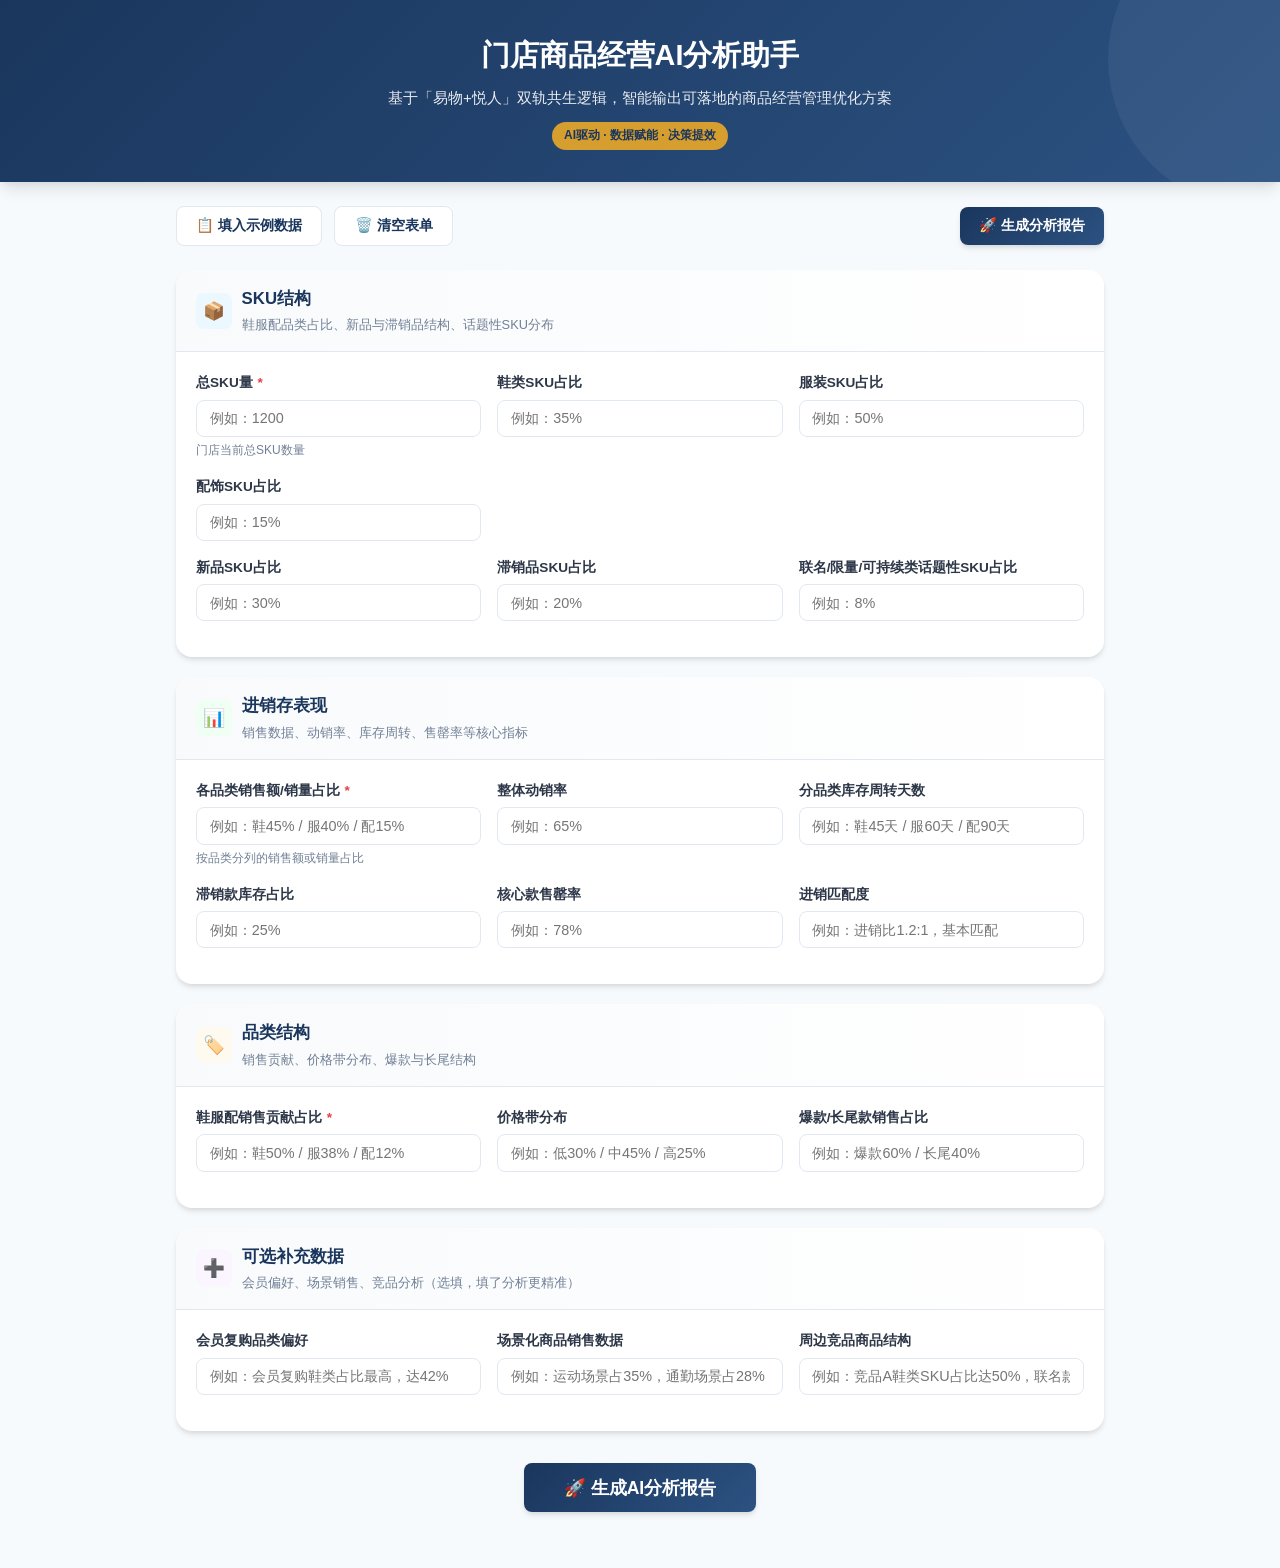
<file: templates/index.html>
<!DOCTYPE html>
<html lang="zh-CN">
<head>
  <meta charset="UTF-8">
  <meta name="viewport" content="width=device-width, initial-scale=1.0">
  <title>门店商品经营AI分析助手</title>
  <link rel="stylesheet" href="/static/style.css">
</head>
<body>

  <!-- Header -->
  <header class="header">
    <h1>门店商品经营AI分析助手</h1>
    <p>基于「易物+悦人」双轨共生逻辑，智能输出可落地的商品经营管理优化方案</p>
    <span class="badge">AI驱动 · 数据赋能 · 决策提效</span>
  </header>

  <!-- Loading Overlay -->
  <div id="loadingOverlay" class="loading-overlay">
    <div class="spinner"></div>
    <div class="loading-text">AI正在分析门店数据<span class="loading-dots"></span></div>
    <div class="loading-sub">请稍候，正在生成易物提销与悦人增黏双维度经营建议</div>
  </div>

  <!-- Main Content -->
  <main class="container">

    <!-- ========== 输入页面 ========== -->
    <div id="inputPage" class="page active">
      <!-- Toolbar -->
      <div class="toolbar">
        <button class="btn btn-secondary" onclick="fillExample()">📋 填入示例数据</button>
        <button class="btn btn-secondary" onclick="clearForm()">🗑️ 清空表单</button>
        <div style="flex:1"></div>
        <button class="btn btn-primary" onclick="generateReport()">🚀 生成分析报告</button>
      </div>

      <!-- SKU Structure -->
      <div class="card">
        <div class="card-header">
          <div class="icon icon-sku">📦</div>
          <div>
            <h3>SKU结构</h3>
            <p>鞋服配品类占比、新品与滞销品结构、话题性SKU分布</p>
          </div>
        </div>
        <div class="card-body">
          <div class="form-row">
            <div class="form-group">
              <label>总SKU量 <span class="required">*</span></label>
              <input type="text" id="totalSku" placeholder="例如：1200">
              <span class="hint">门店当前总SKU数量</span>
            </div>
            <div class="form-group">
              <label>鞋类SKU占比</label>
              <input type="text" id="shoeSku" placeholder="例如：35%">
            </div>
            <div class="form-group">
              <label>服装SKU占比</label>
              <input type="text" id="clothingSku" placeholder="例如：50%">
            </div>
            <div class="form-group">
              <label>配饰SKU占比</label>
              <input type="text" id="accessorySku" placeholder="例如：15%">
            </div>
          </div>
          <div class="form-row">
            <div class="form-group">
              <label>新品SKU占比</label>
              <input type="text" id="newSku" placeholder="例如：30%">
            </div>
            <div class="form-group">
              <label>滞销品SKU占比</label>
              <input type="text" id="stagnantSku" placeholder="例如：20%">
            </div>
            <div class="form-group">
              <label>联名/限量/可持续类话题性SKU占比</label>
              <input type="text" id="联名Sku" placeholder="例如：8%">
            </div>
          </div>
        </div>
      </div>

      <!-- Sales & Inventory -->
      <div class="card">
        <div class="card-header">
          <div class="icon icon-sales">📊</div>
          <div>
            <h3>进销存表现</h3>
            <p>销售数据、动销率、库存周转、售罄率等核心指标</p>
          </div>
        </div>
        <div class="card-body">
          <div class="form-row">
            <div class="form-group">
              <label>各品类销售额/销量占比 <span class="required">*</span></label>
              <input type="text" id="salesAmountRatio" placeholder="例如：鞋45% / 服40% / 配15%">
              <span class="hint">按品类分列的销售额或销量占比</span>
            </div>
            <div class="form-group">
              <label>整体动销率</label>
              <input type="text" id="movingRate" placeholder="例如：65%">
            </div>
            <div class="form-group">
              <label>分品类库存周转天数</label>
              <input type="text" id="turnoverDays" placeholder="例如：鞋45天 / 服60天 / 配90天">
            </div>
          </div>
          <div class="form-row">
            <div class="form-group">
              <label>滞销款库存占比</label>
              <input type="text" id="stagnantInvRatio" placeholder="例如：25%">
            </div>
            <div class="form-group">
              <label>核心款售罄率</label>
              <input type="text" id="selloutRate" placeholder="例如：78%">
            </div>
            <div class="form-group">
              <label>进销匹配度</label>
              <input type="text" id="purchaseSalesMatch" placeholder="例如：进销比1.2:1，基本匹配">
            </div>
          </div>
        </div>
      </div>

      <!-- Category Structure -->
      <div class="card">
        <div class="card-header">
          <div class="icon icon-category">🏷️</div>
          <div>
            <h3>品类结构</h3>
            <p>销售贡献、价格带分布、爆款与长尾结构</p>
          </div>
        </div>
        <div class="card-body">
          <div class="form-row">
            <div class="form-group">
              <label>鞋服配销售贡献占比 <span class="required">*</span></label>
              <input type="text" id="categoryContribution" placeholder="例如：鞋50% / 服38% / 配12%">
            </div>
            <div class="form-group">
              <label>价格带分布</label>
              <input type="text" id="priceBand" placeholder="例如：低30% / 中45% / 高25%">
            </div>
            <div class="form-group">
              <label>爆款/长尾款销售占比</label>
              <input type="text" id="bestsellerLongtail" placeholder="例如：爆款60% / 长尾40%">
            </div>
          </div>
        </div>
      </div>

      <!-- Optional Supplement -->
      <div class="card">
        <div class="card-header">
          <div class="icon icon-optional">➕</div>
          <div>
            <h3>可选补充数据</h3>
            <p>会员偏好、场景销售、竞品分析（选填，填了分析更精准）</p>
          </div>
        </div>
        <div class="card-body">
          <div class="form-row">
            <div class="form-group">
              <label>会员复购品类偏好</label>
              <input type="text" id="memberRepurchase" placeholder="例如：会员复购鞋类占比最高，达42%">
            </div>
            <div class="form-group">
              <label>场景化商品销售数据</label>
              <input type="text" id="scenarioSales" placeholder="例如：运动场景占35%，通勤场景占28%">
            </div>
            <div class="form-group">
              <label>周边竞品商品结构</label>
              <input type="text" id="competitorAnalysis" placeholder="例如：竞品A鞋类SKU占比达50%，联名款较多">
            </div>
          </div>
        </div>
      </div>

      <!-- Submit -->
      <div style="text-align:center; margin: 2rem 0;">
        <button class="btn btn-primary" style="font-size:1.1rem;padding:0.8rem 2.5rem;" onclick="generateReport()">
          🚀 生成AI分析报告
        </button>
      </div>
    </div>

    <!-- ========== 结果页面 ========== -->
    <div id="resultPage" class="page">
      <div class="toolbar">
        <button class="btn btn-secondary" onclick="goBack()">← 返回修改数据</button>
        <div style="flex:1"></div>
        <button class="btn btn-accent" onclick="copyReport()">📋 复制报告</button>
        <button class="btn btn-primary" onclick="window.print()">🖨️ 打印报告</button>
      </div>

      <div class="result-layout">
        <!-- Sidebar -->
        <aside class="sidebar">
          <div class="sidebar-card">
            <div class="sidebar-title">报告目录</div>
            <ul class="toc-list">
              <li class="active" onclick="scrollToSection('reportIntro')" data-target="reportIntro">📋 报告概述</li>
              <li onclick="scrollToSection('reportYiWu')" data-target="reportYiWu">📦 易物提销建议</li>
              <li onclick="scrollToSection('reportYueRen')" data-target="reportYueRen">💫 悦人增黏建议</li>
              <li onclick="scrollToSection('reportAction')" data-target="reportAction">🎯 优先级落地动作</li>
            </ul>
          </div>
        </aside>

        <!-- Content -->
        <div class="result-content">
          <div id="reportIntro" class="section" style="position:relative;">
            <div class="section-title">
              <span class="dot dot-blue"></span>
              门店商品经营AI分析报告
            </div>
            <div id="reportIntroBody" class="report-body">
              <p>正在生成报告，请稍候...</p>
            </div>
          </div>

          <div id="reportYiWu" class="section" style="position:relative;">
            <div class="section-title">
              <span class="dot dot-gold"></span>
              易物提销 · 商品价值重构
            </div>
            <div id="reportYiWuBody" class="report-body">
              <p>正在生成易物提销维度建议...</p>
            </div>
          </div>

          <div id="reportYueRen" class="section" style="position:relative;">
            <div class="section-title">
              <span class="dot dot-gold"></span>
              悦人增黏 · 情绪价值赋能
            </div>
            <div id="reportYueRenBody" class="report-body">
              <p>正在生成悦人增黏维度建议...</p>
            </div>
          </div>

          <div id="reportAction" class="section" style="position:relative;">
            <div class="section-title">
              <span class="dot dot-green"></span>
              优先级落地动作
            </div>
            <div id="reportActionBody" class="report-body">
              <p>正在生成优先级动作...</p>
            </div>
          </div>
        </div>
      </div>
    </div>

  </main>

  <script src="/static/script.js"></script>
</body>
</html>
</file>
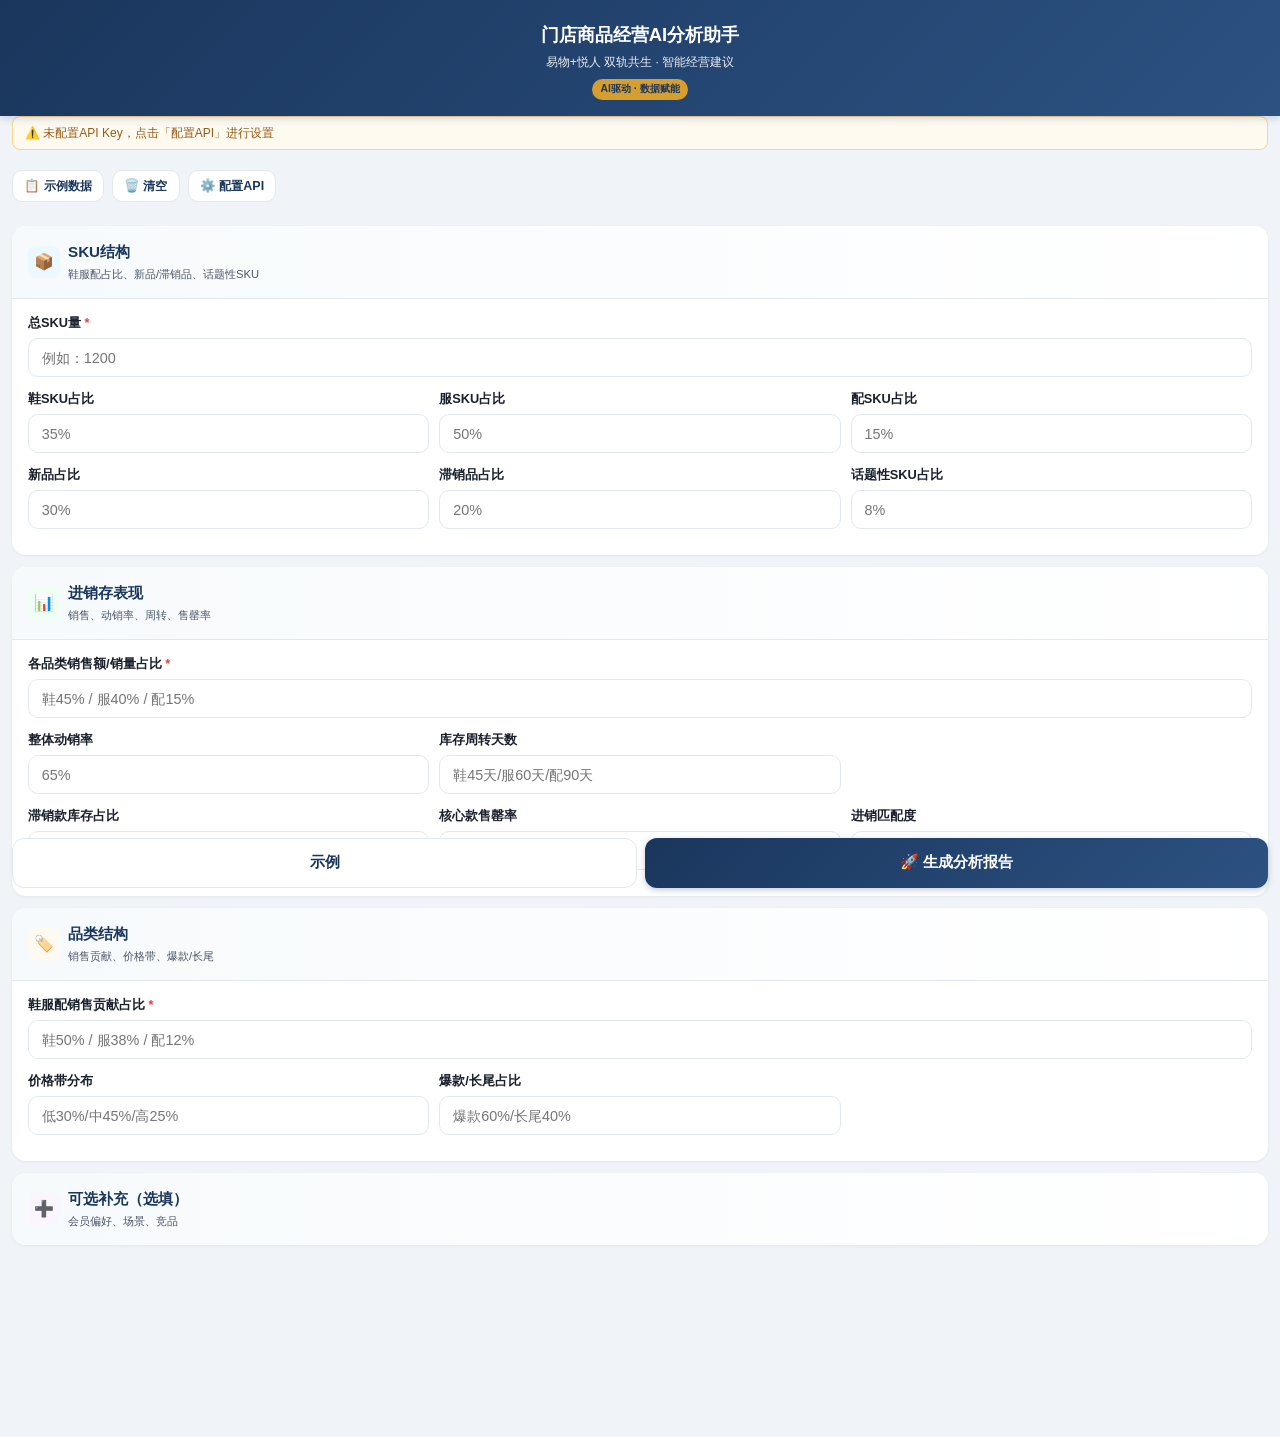
<file: 门店AI分析助手-手机版.html>
<!DOCTYPE html>
<html lang="zh-CN">
<head>
<meta charset="UTF-8">
<meta name="viewport" content="width=device-width, initial-scale=1.0, maximum-scale=1.0, user-scalable=no">
<meta name="apple-mobile-web-app-capable" content="yes">
<meta name="apple-mobile-web-app-status-bar-style" content="black-translucent">
<title>门店商品经营AI分析助手</title>
<style>
  :root {
    --primary: #1a365d;
    --primary-light: #2c5282;
    --accent: #d69e2e;
    --accent-light: #ecc94b;
    --bg: #f0f4f8;
    --card: #ffffff;
    --text: #1a202c;
    --text2: #4a5568;
    --border: #e2e8f0;
    --danger: #e53e3e;
    --success: #38a169;
    --safe-bottom: env(safe-area-inset-bottom, 0px);
    --safe-top: env(safe-area-inset-top, 0px);
  }
  * { box-sizing: border-box; margin: 0; padding: 0; -webkit-tap-highlight-color: transparent; }
  html { font-size: 16px; }
  body {
    font-family: -apple-system, BlinkMacSystemFont, "Segoe UI", Roboto, "Helvetica Neue", Arial, sans-serif;
    background: var(--bg); color: var(--text);
    line-height: 1.6; min-height: 100vh;
    padding-bottom: calc(80px + var(--safe-bottom));
    overscroll-behavior-y: none;
  }

  .header {
    background: linear-gradient(135deg, var(--primary) 0%, var(--primary-light) 100%);
    color: #fff; padding: 1.25rem 1rem calc(1rem + var(--safe-top));
    text-align: center; position: sticky; top: 0; z-index: 100;
    box-shadow: 0 2px 8px rgba(26,54,93,0.2);
  }
  .header h1 { font-size: 1.15rem; font-weight: 700; }
  .header p { font-size: 0.75rem; opacity: 0.9; margin-top: 0.25rem; }
  .header .tag {
    display: inline-block; background: var(--accent); color: var(--primary);
    padding: 0.15rem 0.5rem; border-radius: 999px; font-size: 0.65rem;
    font-weight: 700; margin-top: 0.4rem;
  }

  .page { display: none; animation: fadeIn 0.3s ease; }
  .page.active { display: block; }
  @keyframes fadeIn { from { opacity: 0; transform: translateY(8px); } to { opacity: 1; transform: translateY(0); } }

  .card {
    background: var(--card); border-radius: 0.875rem;
    margin: 0.75rem; box-shadow: 0 1px 3px rgba(0,0,0,0.06);
    overflow: hidden;
  }
  .card-hd {
    display: flex; align-items: center; gap: 0.5rem;
    padding: 0.875rem 1rem; background: linear-gradient(90deg, #f7fafc, #fff);
    border-bottom: 1px solid var(--border);
  }
  .card-hd .icon {
    width: 32px; height: 32px; border-radius: 0.5rem;
    display: flex; align-items: center; justify-content: center;
    font-size: 1rem; flex-shrink: 0;
  }
  .card-hd h3 { font-size: 0.95rem; font-weight: 700; color: var(--primary); }
  .card-hd p { font-size: 0.7rem; color: var(--text2); margin-top: 0.1rem; }
  .card-bd { padding: 0.875rem 1rem; }
  .card.collapsed .card-bd { display: none; }
  .card.collapsed .card-hd { border-bottom: none; }

  .ic-sku { background: #ebf8ff; }
  .ic-sales { background: #f0fff4; }
  .ic-cat { background: #fffaf0; }
  .ic-opt { background: #faf5ff; }
  .ic-config { background: #fff5f5; }

  .fg { margin-bottom: 0.75rem; }
  .fg label {
    display: block; font-size: 0.8rem; font-weight: 600;
    color: var(--text); margin-bottom: 0.3rem;
  }
  .fg .req { color: var(--danger); }
  .fg input, .fg textarea, .fg select {
    width: 100%; padding: 0.65rem 0.8rem;
    border: 1.5px solid var(--border); border-radius: 0.625rem;
    font-size: 0.9rem; background: #fff; color: var(--text);
    -webkit-appearance: none; appearance: none;
  }
  .fg input:focus, .fg textarea:focus {
    outline: none; border-color: var(--primary-light);
    box-shadow: 0 0 0 3px rgba(26,54,93,0.08);
  }
  .fg .hint { font-size: 0.7rem; color: var(--text2); margin-top: 0.2rem; }
  .fg-row { display: grid; grid-template-columns: 1fr 1fr; gap: 0.625rem; }
  @media (min-width: 480px) { .fg-row { grid-template-columns: repeat(3, 1fr); } }

  .btn {
    display: inline-flex; align-items: center; justify-content: center;
    gap: 0.3rem; padding: 0.6rem 1rem; border-radius: 0.625rem;
    border: none; font-size: 0.85rem; font-weight: 600; cursor: pointer;
    transition: transform 0.15s, opacity 0.15s; -webkit-appearance: none;
  }
  .btn:active { transform: scale(0.97); }
  .btn-primary {
    background: linear-gradient(135deg, var(--primary), var(--primary-light));
    color: #fff; box-shadow: 0 2px 6px rgba(26,54,93,0.25);
  }
  .btn-accent {
    background: linear-gradient(135deg, var(--accent), var(--accent-light));
    color: var(--primary);
  }
  .btn-outline {
    background: #fff; color: var(--primary);
    border: 1.5px solid var(--border);
  }
  .btn-sm { padding: 0.4rem 0.7rem; font-size: 0.78rem; }

  .toolbar {
    display: flex; gap: 0.5rem; padding: 0.75rem;
    overflow-x: auto; -webkit-overflow-scrolling: touch;
    scrollbar-width: none;
  }
  .toolbar::-webkit-scrollbar { display: none; }

  .fab-wrap {
    position: fixed; bottom: calc(0.75rem + var(--safe-bottom));
    left: 0.75rem; right: 0.75rem; z-index: 200;
    display: flex; gap: 0.5rem;
  }
  .fab-wrap .btn { flex: 1; padding: 0.85rem; font-size: 0.95rem; border-radius: 0.75rem; }

  .config-panel {
    background: #f7fafc; border: 1.5px dashed var(--border);
    border-radius: 0.75rem; padding: 0.875rem; margin: 0.75rem;
  }
  .config-panel h4 { font-size: 0.8rem; color: var(--text2); margin-bottom: 0.625rem; }

  .cfg-status {
    display: flex; align-items: center; gap: 0.4rem;
    font-size: 0.75rem; padding: 0.4rem 0.75rem;
    border-radius: 0.5rem; margin: 0 0.75rem 0.5rem;
  }
  .cfg-status.ok { background: #f0fff4; color: #276749; border: 1px solid #9ae6b4; }
  .cfg-status.warn { background: #fffaf0; color: #975a16; border: 1px solid #fbd38d; }
  .cfg-status.err { background: #fff5f5; color: #c53030; border: 1px solid #feb2b2; }

  .loading-mask {
    position: fixed; inset: 0; background: rgba(255,255,255,0.96);
    display: none; flex-direction: column; align-items: center; justify-content: center;
    z-index: 500;
  }
  .loading-mask.active { display: flex; }
  .spinner {
    width: 48px; height: 48px;
    border: 4px solid var(--border); border-top-color: var(--primary);
    border-radius: 50%; animation: spin 1s linear infinite;
  }
  @keyframes spin { to { transform: rotate(360deg); } }
  .loading-mask h3 { margin-top: 1rem; font-size: 1rem; color: var(--primary); }
  .loading-mask p { font-size: 0.75rem; color: var(--text2); margin-top: 0.3rem; }
  .loading-mask .cancel-btn {
    margin-top: 1.5rem; padding: 0.5rem 1.2rem;
    background: #fff; border: 1.5px solid var(--border);
    border-radius: 0.5rem; font-size: 0.8rem; color: var(--text2);
  }

  .error-panel {
    background: #fff5f5; border: 1.5px solid #feb2b2;
    border-radius: 0.75rem; padding: 1rem; margin: 0.75rem;
  }
  .error-panel h4 { color: #c53030; font-size: 0.9rem; margin-bottom: 0.5rem; }
  .error-panel pre {
    background: #fff; padding: 0.5rem; border-radius: 0.4rem;
    font-size: 0.75rem; color: var(--text); overflow-x: auto;
    white-space: pre-wrap; word-break: break-all;
    max-height: 200px; overflow-y: auto;
  }
  .error-panel .hint-box {
    background: #fffaf0; border: 1px solid #fbd38d;
    border-radius: 0.4rem; padding: 0.5rem; margin-top: 0.5rem;
    font-size: 0.75rem; color: #975a16;
  }

  .result-nav {
    position: sticky; top: calc(60px + var(--safe-top));
    background: var(--bg); z-index: 90; padding: 0.5rem 0.75rem;
    display: flex; gap: 0.4rem; overflow-x: auto;
    scrollbar-width: none; -webkit-overflow-scrolling: touch;
    border-bottom: 1px solid var(--border);
  }
  .result-nav::-webkit-scrollbar { display: none; }
  .nav-chip {
    padding: 0.35rem 0.7rem; border-radius: 999px;
    font-size: 0.75rem; font-weight: 600; white-space: nowrap;
    background: #fff; color: var(--text2); border: 1px solid var(--border);
    cursor: pointer; transition: all 0.2s;
  }
  .nav-chip.active { background: var(--primary); color: #fff; border-color: var(--primary); }

  .section { padding: 0.75rem; }
  .section-hd {
    display: flex; align-items: center; gap: 0.4rem;
    font-size: 1rem; font-weight: 700; color: var(--primary);
    margin-bottom: 0.625rem; padding-bottom: 0.5rem;
    border-bottom: 2px solid var(--border);
  }
  .dot { width: 8px; height: 8px; border-radius: 50%; flex-shrink: 0; }
  .dot-blue { background: var(--primary); }
  .dot-gold { background: var(--accent); }
  .dot-green { background: var(--success); }

  .report-body { font-size: 0.88rem; line-height: 1.85; color: var(--text); }
  .report-body h1, .report-body h2, .report-body h3, .report-body h4 {
    color: var(--primary); margin: 1rem 0 0.5rem; font-weight: 700;
  }
  .report-body h1 { font-size: 1.05rem; border-bottom: 2px solid var(--accent); padding-bottom: 0.35rem; }
  .report-body h2 { font-size: 0.98rem; }
  .report-body h3 { font-size: 0.92rem; }
  .report-body p { margin-bottom: 0.6rem; }
  .report-body ul, .report-body ol { margin: 0.4rem 0 0.6rem 1.2rem; }
  .report-body li { margin-bottom: 0.3rem; }
  .report-body strong { color: var(--primary); }
  .report-body blockquote {
    border-left: 3px solid var(--accent); background: #fffaf0;
    padding: 0.5rem 0.75rem; margin: 0.5rem 0; border-radius: 0 0.4rem 0.4rem 0;
  }
  .report-body table { width: 100%; border-collapse: collapse; margin: 0.5rem 0; font-size: 0.8rem; overflow-x: auto; display: block; }
  .report-body th, .report-body td { border: 1px solid var(--border); padding: 0.4rem 0.5rem; text-align: left; }
  .report-body th { background: var(--primary); color: #fff; }
  .report-body tr:nth-child(even) { background: #f8fafc; }

  .acard {
    background: linear-gradient(135deg, #f7fafc, #fff);
    border: 1.5px solid var(--border); border-radius: 0.625rem;
    padding: 0.875rem; margin-bottom: 0.625rem;
    display: flex; gap: 0.625rem;
  }
  .acard-num {
    width: 28px; height: 28px; border-radius: 50%;
    background: var(--accent); color: #fff; font-weight: 700;
    font-size: 0.8rem; display: flex; align-items: center; justify-content: center;
    flex-shrink: 0;
  }
  .acard h4 { font-size: 0.88rem; font-weight: 700; color: var(--primary); margin-bottom: 0.15rem; }
  .acard p { font-size: 0.78rem; color: var(--text2); }

  .alert {
    padding: 0.625rem 0.875rem; border-radius: 0.5rem;
    margin: 0.75rem; font-size: 0.8rem; display: flex; align-items: center; gap: 0.4rem;
  }
  .alert-warn { background: #fffaf0; border: 1.5px solid #fbd38d; color: #975a16; }
  .alert-info { background: #ebf8ff; border: 1.5px solid #90cdf4; color: #2a4365; }
  .alert-ok { background: #f0fff4; border: 1.5px solid #9ae6b4; color: #276749; }

  .toast {
    position: fixed; top: calc(1rem + var(--safe-top)); left: 50%; transform: translateX(-50%) translateY(-100px);
    background: rgba(26,54,93,0.9); color: #fff; padding: 0.6rem 1.2rem;
    border-radius: 0.5rem; font-size: 0.85rem; z-index: 600;
    transition: transform 0.3s ease; white-space: nowrap;
  }
  .toast.show { transform: translateX(-50%) translateY(0); }

  .divider { height: 1px; background: var(--border); margin: 0.5rem 0; }

  @media print {
    .header, .fab-wrap, .toolbar, .result-nav, .loading-mask { display: none !important; }
    body { padding-bottom: 0; }
  }
</style>
</head>
<body>

<div id="toast" class="toast"></div>

<div id="loadingMask" class="loading-mask">
  <div class="spinner"></div>
  <h3>AI正在分析门店数据...</h3>
  <p id="loadingText">正在连接AI服务，请稍候</p>
  <button class="cancel-btn" onclick="cancelRequest()">取消</button>
</div>

<header class="header">
  <h1>门店商品经营AI分析助手</h1>
  <p>易物+悦人 双轨共生 · 智能经营建议</p>
  <span class="tag">AI驱动 · 数据赋能</span>
</header>

<!-- ========== 输入页 ========== -->
<div id="pageInput" class="page active">

  <div id="cfgStatus" class="cfg-status warn" style="display:none;"></div>

  <div class="toolbar">
    <button class="btn btn-outline btn-sm" onclick="fillExample()">📋 示例数据</button>
    <button class="btn btn-outline btn-sm" onclick="clearAll()">🗑️ 清空</button>
    <button class="btn btn-outline btn-sm" onclick="toggleConfig()">⚙️ 配置API</button>
  </div>

  <div id="configPanel" class="config-panel" style="display:none;">
    <h4>🔧 AI API配置（仅保存在本机浏览器）</h4>
    <div class="fg">
      <label>接口地址</label>
      <select id="apiPreset" onchange="applyPreset()">
        <option value="custom">自定义</option>
        <option value="volc" selected>火山方舟（豆包）</option>
        <option value="openai">OpenAI</option>
        <option value="dashscope">阿里云百炼</option>
      </select>
    </div>
    <div class="fg">
      <label>Base URL</label>
      <input type="text" id="baseUrl" value="https://ark.cn-beijing.volces.com/api/v3">
    </div>
    <div class="fg">
      <label>API Key <span class="req">*</span></label>
      <input type="password" id="apiKey" placeholder="请输入您的API Key">
    </div>
    <div class="fg">
      <label>模型 / 推理接入点ID</label>
      <input type="text" id="modelName" value="doubao-1-5-pro-256k-250115">
      <p class="hint">火山方舟请填 ep- 开头的推理接入点ID，不是模型名</p>
    </div>
    <div style="display:flex;gap:0.5rem;margin-top:0.5rem;">
      <button class="btn btn-primary btn-sm" style="flex:1;" onclick="saveConfig()">💾 保存配置</button>
      <button class="btn btn-outline btn-sm" onclick="testApi()">🔌 测试连接</button>
    </div>
  </div>

  <div id="errorPanel" class="error-panel" style="display:none;">
    <h4>❌ 生成失败</h4>
    <pre id="errorDetail"></pre>
    <div id="errorHint" class="hint-box" style="display:none;"></div>
  </div>

  <div class="card" id="cardSku">
    <div class="card-hd" onclick="toggleCard('cardSku')">
      <div class="icon ic-sku">📦</div>
      <div>
        <h3>SKU结构</h3>
        <p>鞋服配占比、新品/滞销品、话题性SKU</p>
      </div>
    </div>
    <div class="card-bd">
      <div class="fg">
        <label>总SKU量 <span class="req">*</span></label>
        <input type="text" id="totalSku" inputmode="numeric" placeholder="例如：1200">
      </div>
      <div class="fg-row">
        <div class="fg"><label>鞋SKU占比</label><input type="text" id="shoeSku" placeholder="35%"></div>
        <div class="fg"><label>服SKU占比</label><input type="text" id="clothingSku" placeholder="50%"></div>
        <div class="fg"><label>配SKU占比</label><input type="text" id="accessorySku" placeholder="15%"></div>
      </div>
      <div class="fg-row">
        <div class="fg"><label>新品占比</label><input type="text" id="newSku" placeholder="30%"></div>
        <div class="fg"><label>滞销品占比</label><input type="text" id="stagnantSku" placeholder="20%"></div>
        <div class="fg"><label>话题性SKU占比</label><input type="text" id="联名Sku" placeholder="8%"></div>
      </div>
    </div>
  </div>

  <div class="card" id="cardSales">
    <div class="card-hd" onclick="toggleCard('cardSales')">
      <div class="icon ic-sales">📊</div>
      <div>
        <h3>进销存表现</h3>
        <p>销售、动销率、周转、售罄率</p>
      </div>
    </div>
    <div class="card-bd">
      <div class="fg">
        <label>各品类销售额/销量占比 <span class="req">*</span></label>
        <input type="text" id="salesAmountRatio" placeholder="鞋45% / 服40% / 配15%">
      </div>
      <div class="fg-row">
        <div class="fg"><label>整体动销率</label><input type="text" id="movingRate" placeholder="65%"></div>
        <div class="fg"><label>库存周转天数</label><input type="text" id="turnoverDays" placeholder="鞋45天/服60天/配90天"></div>
      </div>
      <div class="fg-row">
        <div class="fg"><label>滞销款库存占比</label><input type="text" id="stagnantInvRatio" placeholder="25%"></div>
        <div class="fg"><label>核心款售罄率</label><input type="text" id="selloutRate" placeholder="78%"></div>
        <div class="fg"><label>进销匹配度</label><input type="text" id="purchaseSalesMatch" placeholder="进销比1.2:1"></div>
      </div>
    </div>
  </div>

  <div class="card" id="cardCat">
    <div class="card-hd" onclick="toggleCard('cardCat')">
      <div class="icon ic-cat">🏷️</div>
      <div>
        <h3>品类结构</h3>
        <p>销售贡献、价格带、爆款/长尾</p>
      </div>
    </div>
    <div class="card-bd">
      <div class="fg">
        <label>鞋服配销售贡献占比 <span class="req">*</span></label>
        <input type="text" id="categoryContribution" placeholder="鞋50% / 服38% / 配12%">
      </div>
      <div class="fg-row">
        <div class="fg"><label>价格带分布</label><input type="text" id="priceBand" placeholder="低30%/中45%/高25%"></div>
        <div class="fg"><label>爆款/长尾占比</label><input type="text" id="bestsellerLongtail" placeholder="爆款60%/长尾40%"></div>
      </div>
    </div>
  </div>

  <div class="card collapsed" id="cardOpt">
    <div class="card-hd" onclick="toggleCard('cardOpt')">
      <div class="icon ic-opt">➕</div>
      <div>
        <h3>可选补充（选填）</h3>
        <p>会员偏好、场景、竞品</p>
      </div>
    </div>
    <div class="card-bd">
      <div class="fg"><label>会员复购品类偏好</label><input type="text" id="memberRepurchase" placeholder="会员复购鞋类占比最高42%"></div>
      <div class="fg"><label>场景化商品销售数据</label><input type="text" id="scenarioSales" placeholder="运动场景35% / 通勤28%"></div>
      <div class="fg"><label>周边竞品商品结构</label><input type="text" id="competitorAnalysis" placeholder="竞品A鞋类SKU占比50%"></div>
    </div>
  </div>

  <div style="height:100px;"></div>

  <div class="fab-wrap">
    <button class="btn btn-outline" onclick="fillExample()">示例</button>
    <button class="btn btn-primary" onclick="generateReport()">🚀 生成分析报告</button>
  </div>
</div>

<!-- ========== 结果页 ========== -->
<div id="pageResult" class="page">
  <div class="result-nav">
    <div class="nav-chip active" onclick="scrollToSec('secIntro')">📋概述</div>
    <div class="nav-chip" onclick="scrollToSec('secYiWu')">📦易物提销</div>
    <div class="nav-chip" onclick="scrollToSec('secYueRen')">💫悦人增黏</div>
    <div class="nav-chip" onclick="scrollToSec('secAction')">🎯落地动作</div>
  </div>

  <div id="secIntro" class="section">
    <div class="section-hd"><span class="dot dot-blue"></span>门店商品经营AI分析报告</div>
    <div id="bodyIntro" class="report-body"><p>正在生成报告...</p></div>
  </div>

  <div id="secYiWu" class="section">
    <div class="section-hd"><span class="dot dot-gold"></span>易物提销 · 商品价值重构</div>
    <div id="bodyYiWu" class="report-body"><p>正在生成...</p></div>
  </div>

  <div id="secYueRen" class="section">
    <div class="section-hd"><span class="dot dot-gold"></span>悦人增黏 · 情绪价值赋能</div>
    <div id="bodyYueRen" class="report-body"><p>正在生成...</p></div>
  </div>

  <div id="secAction" class="section">
    <div class="section-hd"><span class="dot dot-green"></span>优先级落地动作</div>
    <div id="bodyAction" class="report-body"><p>正在生成...</p></div>
  </div>

  <div style="height:100px;"></div>

  <div class="fab-wrap">
    <button class="btn btn-outline" onclick="goBack()">← 返回</button>
    <button class="btn btn-accent" onclick="copyReport()">📋复制</button>
    <button class="btn btn-primary" onclick="window.print()">🖨️打印</button>
  </div>
</div>

<script>
// ==================== Config ====================
const CFG_KEY = 'raa_config_v2';
const PRESETS = {
  volc: { baseUrl: 'https://ark.cn-beijing.volces.com/api/v3', model: 'doubao-1-5-pro-256k-250115' },
  openai: { baseUrl: 'https://api.openai.com/v1', model: 'gpt-4o' },
  dashscope: { baseUrl: 'https://dashscope.aliyuncs.com/compatible-mode/v1', model: 'qwen-max' },
  custom: { baseUrl: '', model: '' }
};

let abortCtrl = null;

function getCfg() {
  try { return JSON.parse(localStorage.getItem(CFG_KEY)) || {}; } catch { return {}; }
}
function setCfg(obj) { localStorage.setItem(CFG_KEY, JSON.stringify(obj)); }

function applyPreset() {
  const p = PRESETS[document.getElementById('apiPreset').value];
  if (p) { document.getElementById('baseUrl').value = p.baseUrl; document.getElementById('modelName').value = p.model; }
}

function toggleConfig() {
  const el = document.getElementById('configPanel');
  el.style.display = el.style.display === 'none' ? 'block' : 'none';
  if (el.style.display === 'block') {
    const c = getCfg();
    if (c.baseUrl) document.getElementById('baseUrl').value = c.baseUrl;
    if (c.apiKey) document.getElementById('apiKey').value = c.apiKey;
    if (c.model) document.getElementById('modelName').value = c.model;
  }
}

function updateCfgStatus() {
  const el = document.getElementById('cfgStatus');
  const c = getCfg();
  if (!c.apiKey) {
    el.className = 'cfg-status warn'; el.textContent = '⚠️ 未配置API Key，点击「配置API」进行设置';
    el.style.display = 'flex';
  } else {
    el.className = 'cfg-status ok'; el.textContent = `✅ 已配置 ${c.model || '模型'}，可以生成报告`;
    el.style.display = 'flex';
  }
}

function saveConfig() {
  const c = {
    baseUrl: document.getElementById('baseUrl').value.trim(),
    apiKey: document.getElementById('apiKey').value.trim(),
    model: document.getElementById('modelName').value.trim()
  };
  if (!c.apiKey) { showToast('请先填写API Key'); return; }
  if (!c.model) { showToast('请填写模型ID'); return; }
  setCfg(c);
  updateCfgStatus();
  showToast('✅ 配置已保存到本机！');
}

async function testApi() {
  const c = {
    baseUrl: document.getElementById('baseUrl').value.trim(),
    apiKey: document.getElementById('apiKey').value.trim(),
    model: document.getElementById('modelName').value.trim()
  };
  if (!c.apiKey) { showToast('请先填写API Key'); return; }
  if (!c.model) { showToast('请填写模型ID'); return; }
  showToast('正在测试连接...');
  try {
    const resp = await fetchWithTimeout(`${c.baseUrl}/chat/completions`, {
      method: 'POST',
      headers: { 'Authorization': `Bearer ${c.apiKey}`, 'Content-Type': 'application/json' },
      body: JSON.stringify({ model: c.model, messages: [{role:'user',content:'你好'}], max_tokens: 5 })
    }, 15000);
    if (resp.ok) {
      showToast('✅ API连接成功！可以开始生成报告');
      saveConfig();
    } else {
      const d = await resp.json().catch(()=>({}));
      showToast('❌ 失败: ' + (d.error?.message || resp.status));
      showErrorPanel('测试连接失败', d.error?.message || `HTTP ${resp.status}`, getHint(resp.status, d.error?.message));
    }
  } catch(e) {
    showToast('❌ 连接失败: ' + e.message);
    showErrorPanel('测试连接失败', e.message, getHint(null, e.message));
  }
}

function getHint(status, msg) {
  msg = (msg || '').toLowerCase();
  if (msg.includes('cors') || msg.includes('failed to fetch') || msg.includes('network')) {
    return `【跨域(CORS)问题】您当前是从本地文件(file://)打开此页面，浏览器可能阻止了向AI服务的请求。

解决方案（任选其一）：
1. 把此HTML文件部署到任意静态托管服务（如GitHub Pages、腾讯云开发、阿里云OSS等）后再访问
2. 使用电脑端版本（含后端代理，无CORS限制）
3. 换用支持浏览器直接调用的API（部分海外API如OpenAI支持CORS）`;
  }
  if (status === 401 || msg.includes('unauthorized') || msg.includes('invalid api key')) {
    return `【API Key错误】请检查：
1. API Key是否复制完整（不要有多余空格）
2. API Key是否已过期或被删除
3. 是否切换了正确的项目空间`;
  }
  if (status === 404 || msg.includes('model') || msg.includes('not found')) {
    return `【模型ID错误】火山方舟需要填「推理接入点ID」（ep-开头），不是模型名称。

操作步骤：
1. 登录火山方舟 → 在线推理 → 创建推理接入点
2. 选择已开通的豆包模型 → 创建
3. 复制「Endpoint ID」（格式：ep-xxxxxxxx）
4. 把模型字段改成这个ID`;
  }
  if (status === 429 || msg.includes('rate limit') || msg.includes('quota')) {
    return `【额度不足或频率限制】请检查：
1. 账户是否有足够的调用额度
2. 是否触发了频率限制，稍后再试`;
  }
  if (status === 403 || msg.includes('forbidden')) {
    return `【权限不足】当前API Key没有权限调用该模型，请检查：
1. 模型是否已开通
2. API Key所在项目是否有该模型的访问权限`;
  }
  return `【通用排查】
1. 检查网络连接是否正常
2. 确认Base URL填写正确
3. 确认模型ID/推理接入点ID正确
4. 如持续失败，建议换用电脑端版本`;
}

// ==================== Network ====================
function fetchWithTimeout(url, options, timeoutMs) {
  return new Promise((resolve, reject) => {
    const timer = setTimeout(() => reject(new Error('请求超时，请检查网络或稍后重试')), timeoutMs);
    fetch(url, options).then(r => { clearTimeout(timer); resolve(r); }, e => { clearTimeout(timer); reject(e); });
  });
}

function cancelRequest() {
  if (abortCtrl) { abortCtrl.abort(); abortCtrl = null; }
  document.getElementById('loadingMask').classList.remove('active');
  showToast('已取消');
}

// ==================== UI Helpers ====================
function showToast(msg) {
  const t = document.getElementById('toast');
  t.textContent = msg; t.classList.add('show');
  setTimeout(() => t.classList.remove('show'), 3000);
}
function toggleCard(id) {
  document.getElementById(id).classList.toggle('collapsed');
}
function scrollToSec(id) {
  document.getElementById(id).scrollIntoView({ behavior: 'smooth', block: 'start' });
  document.querySelectorAll('.nav-chip').forEach(c => c.classList.remove('active'));
  event.target.classList.add('active');
}
function goBack() {
  document.getElementById('pageResult').classList.remove('active');
  document.getElementById('pageInput').classList.add('active');
  window.scrollTo(0,0);
}

function showErrorPanel(title, detail, hint) {
  const panel = document.getElementById('errorPanel');
  document.getElementById('errorDetail').textContent = title + '\n' + detail;
  const hintEl = document.getElementById('errorHint');
  if (hint) { hintEl.textContent = hint; hintEl.style.display = 'block'; }
  else { hintEl.style.display = 'none'; }
  panel.style.display = 'block';
  panel.scrollIntoView({ behavior: 'smooth', block: 'center' });
}
function hideErrorPanel() {
  document.getElementById('errorPanel').style.display = 'none';
}

// ==================== Example Data ====================
const EXAMPLE = {
  totalSku:'1200', shoeSku:'35%', clothingSku:'50%', accessorySku:'15%',
  newSku:'30%', stagnantSku:'20%', 联名Sku:'8%',
  salesAmountRatio:'鞋45% / 服40% / 配15%',
  movingRate:'65%', turnoverDays:'鞋45天 / 服60天 / 配90天',
  stagnantInvRatio:'25%', selloutRate:'78%',
  purchaseSalesMatch:'进销比1.2:1，鞋类备货偏紧',
  categoryContribution:'鞋50% / 服38% / 配12%',
  priceBand:'低(＜300)30% / 中(300-800)45% / 高(＞800)25%',
  bestsellerLongtail:'爆款TOP20贡献60% / 长尾40%',
  memberRepurchase:'会员复购鞋类最高42%，服装33%，配饰25%',
  scenarioSales:'运动场景35% / 通勤28% / 休闲22% / 社交15%',
  competitorAnalysis:'竞品A鞋类SKU占比50%，联名限量款多；竞品B主打高性价比服装'
};

function fillExample() {
  Object.entries(EXAMPLE).forEach(([k,v]) => { const el = document.getElementById(k); if(el) el.value = v; });
  ['cardSku','cardSales','cardCat','cardOpt'].forEach(id => document.getElementById(id).classList.remove('collapsed'));
  hideErrorPanel();
  showToast('示例数据已填充');
}
function clearAll() {
  document.querySelectorAll('input[type="text"], input[type="password"]').forEach(i => i.value = '');
  hideErrorPanel();
  showToast('已清空');
}

function collectData() {
  const v = id => document.getElementById(id)?.value || '';
  return {
    total_sku: v('totalSku'), shoe_sku_ratio: v('shoeSku'), clothing_sku_ratio: v('clothingSku'),
    accessory_sku_ratio: v('accessorySku'), new_sku_ratio: v('newSku'), stagnant_sku_ratio: v('stagnantSku'),
    联名_limit_sustainable_ratio: v('联名Sku'),
    sales_amount_ratio: v('salesAmountRatio'), sales_volume_ratio: '',
    overall_moving_rate: v('movingRate'), inventory_turnover_days: v('turnoverDays'),
    stagnant_inventory_ratio: v('stagnantInvRatio'), core_sellout_rate: v('selloutRate'),
    purchase_sales_match: v('purchaseSalesMatch'),
    category_contribution: v('categoryContribution'), price_band_distribution: v('priceBand'),
    bestseller_longtail_ratio: v('bestsellerLongtail'),
    member_repurchase: v('memberRepurchase'), scenario_sales: v('scenarioSales'),
    competitor_analysis: v('competitorAnalysis')
  };
}

// ==================== Markdown Render ====================
function mdToHtml(md) {
  let h = md
    .replace(/&/g,'&amp;').replace(/</g,'&lt;').replace(/>/g,'&gt;')
    .replace(/```([\s\S]*?)```/g,'<pre style="background:#f7fafc;padding:0.5rem;border-radius:0.4rem;overflow-x:auto;font-size:0.78rem;"><code>$1</code></pre>')
    .replace(/^#{4}\s+(.+)$/gm,'<h4 style="font-size:0.9rem;color:var(--primary);margin:0.75rem 0 0.4rem;font-weight:700;">$1</h4>')
    .replace(/^#{3}\s+(.+)$/gm,'<h3 style="font-size:0.95rem;color:var(--primary);margin:0.875rem 0 0.5rem;font-weight:700;">$1</h3>')
    .replace(/^#{2}\s+(.+)$/gm,'<h2 style="font-size:1rem;color:var(--primary);margin:1rem 0 0.5rem;font-weight:700;border-bottom:2px solid var(--accent);padding-bottom:0.3rem;">$1</h2>')
    .replace(/^#{1}\s+(.+)$/gm,'<h1 style="font-size:1.05rem;color:var(--primary);margin:1rem 0 0.5rem;font-weight:700;border-bottom:2px solid var(--accent);padding-bottom:0.3rem;">$1</h1>')
    .replace(/\*\*\*(.+?)\*\*\*/g,'<strong><em>$1</em></strong>')
    .replace(/\*\*(.+?)\*\*/g,'<strong>$1</strong>')
    .replace(/\*(.+?)\*/g,'<em>$1</em>')
    .replace(/^&gt;\s+(.+)$/gm,'<blockquote>$1</blockquote>')
    .replace(/^\s*[-*+]\s+(.+)$/gm,'<li>$1</li>')
    .replace(/^\s*\d+\.\s+(.+)$/gm,'<li>$1</li>')
    .replace(/`([^`]+)`/g,'<code style="background:#f7fafc;padding:0.1rem 0.3rem;border-radius:0.2rem;font-size:0.8rem;">$1</code>')
    .replace(/\n\n/g,'</p><p>')
    .replace(/\n/g,'<br>');
  h = h.replace(/(<li>.*?<\/li>)(\s*(?=<li>|$))/gs,'<ul style="margin:0.4rem 0 0.6rem 1.2rem;">$1</ul>');
  h = h.replace(/<\/ul>\s*<ul[^>]*>/g,'');
  if (!h.startsWith('<')) h = '<p>' + h;
  if (!h.endsWith('>')) h += '</p>';
  h = h.replace(/<p><(h|ul|blockquote|pre)/g,'<$1');
  h = h.replace(/<\/(h[1-6]|ul|blockquote|pre)><\/p>/g,'</$1>');
  return h;
}

function splitReport(content) {
  const r = { intro:'', yiwu:'', yueren:'', action:'' };
  const lines = content.split('\n');
  let cur = 'intro';
  const ywK = ['易物提销','商品价值重构','商品结构优化','动销提速','库存周转','社交货币化','闲置价值','商品场景化','流通效率'];
  const yrK = ['悦人增黏','情绪价值','社交场景','兴趣场景','仪式场景','圈层运营','IP联名','社群活动','体验型商品'];
  const acK = ['优先级','落地动作','预期经营效果','快速执行','3条','三条'];
  for (const line of lines) {
    const l = line.toLowerCase();
    if (ywK.some(k=>l.includes(k.toLowerCase())) && !yrK.some(k=>l.includes(k.toLowerCase()))) cur='yiwu';
    else if (yrK.some(k=>l.includes(k.toLowerCase())) && !acK.some(k=>l.includes(k.toLowerCase()))) cur='yueren';
    else if (acK.some(k=>l.includes(k.toLowerCase()))) cur='action';
    r[cur] += line + '\n';
  }
  if (r.yiwu.length<50 || r.yueren.length<50) {
    const parts = content.split(/\n\n+/).filter(p=>p.trim().length>20);
    const sz = Math.ceil(parts.length/3);
    r.intro = parts.slice(0,sz).join('\n\n');
    r.yiwu = parts.slice(sz,sz*2).join('\n\n');
    r.yueren = parts.slice(sz*2,sz*3).join('\n\n');
    r.action = parts.slice(sz*3).join('\n\n');
  }
  return r;
}

// ==================== Generate Report ====================
let reportRaw = '';

function buildPrompt(data) {
  const sku = `总SKU量：${data.total_sku || '未填写'}
鞋/服/配SKU占比：${data.shoe_sku_ratio || '未填写'} / ${data.clothing_sku_ratio || '未填写'} / ${data.accessory_sku_ratio || '未填写'}
新品/滞销品SKU占比：${data.new_sku_ratio || '未填写'} / ${data.stagnant_sku_ratio || '未填写'}
联名/限量/可持续类话题性SKU占比：${data.联名_limit_sustainable_ratio || '未填写'}`;

  const sales = `各品类销售额/销量占比：${data.sales_amount_ratio || '未填写'}
整体动销率：${data.overall_moving_rate || '未填写'}
分品类库存周转天数：${data.inventory_turnover_days || '未填写'}
滞销款库存占比：${data.stagnant_inventory_ratio || '未填写'}
核心款售罄率：${data.core_sellout_rate || '未填写'}
进销匹配度：${data.purchase_sales_match || '未填写'}`;

  const cat = `鞋服配销售贡献占比：${data.category_contribution || '未填写'}
价格带分布：${data.price_band_distribution || '未填写'}
爆款/长尾款销售占比：${data.bestseller_longtail_ratio || '未填写'}`;

  const optParts = [];
  if (data.member_repurchase) optParts.push(`会员复购品类偏好：${data.member_repurchase}`);
  if (data.scenario_sales) optParts.push(`场景化商品销售数据：${data.scenario_sales}`);
  if (data.competitor_analysis) optParts.push(`周边竞品商品结构：${data.competitor_analysis}`);
  const opt = optParts.length ? optParts.join('\n') : '无补充数据';

  return `你是实体零售商品运营专家，深度掌握「易物+悦人」双轨共生的零售经营逻辑，擅长基于门店经营数据输出可落地、可量化的商品经营管理优化方案。

请根据以下门店经营数据，从「易物提销·商品价值重构」与「悦人增黏·情绪价值赋能」两大核心维度，出具完整的门店商品经营管理建议：

【门店经营数据输入】

1. SKU结构：
${sku}

2. 进销存表现：
${sales}

3. 品类结构：
${cat}

4. 可选补充：
${opt}

【输出规则】

1. 易物提销维度：围绕商品流通效率与价值循环，针对性输出商品结构优化、动销提速、库存周转改善、社交货币化商品（联名/限量/环保款）打造、闲置价值激活（以旧换新/旧物改造）、商品场景化延伸等方向的具体动作，匹配对应品类数据给出调整比例与执行路径；

2. 悦人增黏维度：围绕情绪价值与圈层运营，输出适配社交/兴趣/仪式三大场景的商品组合方案、文化/IP联名款运营策略、社群活动配套商品规划、体验型商品（定制/手作类）落地建议，结合门店客群特征给出可执行的商品运营动作；

3. 末尾输出3条优先级最高的落地动作及对应预期经营效果，确保方案贴合门店实际、可快速执行验证。

请用专业且易于执行的语言输出，结构清晰，每个建议都要具体可量化。`;
}

async function generateReport() {
  hideErrorPanel();
  const data = collectData();
  if (!data.total_sku || !data.sales_amount_ratio || !data.category_contribution) {
    showToast('请至少填写3个必填项（带*号）');
    document.getElementById('cardSku').classList.remove('collapsed');
    document.getElementById('cardSales').classList.remove('collapsed');
    document.getElementById('cardCat').classList.remove('collapsed');
    return;
  }
  const cfg = getCfg();
  if (!cfg.apiKey) { showToast('请先配置API Key'); toggleConfig(); return; }

  document.getElementById('loadingText').textContent = '正在连接AI服务，请稍候（最多等待60秒）';
  document.getElementById('loadingMask').classList.add('active');
  reportRaw = '';
  abortCtrl = new AbortController();

  try {
    const resp = await fetchWithTimeout(`${cfg.baseUrl}/chat/completions`, {
      method: 'POST',
      signal: abortCtrl.signal,
      headers: { 'Authorization': `Bearer ${cfg.apiKey}`, 'Content-Type': 'application/json' },
      body: JSON.stringify({
        model: cfg.model,
        messages: [
          { role: 'system', content: '你是一个专业的实体零售商品运营专家。' },
          { role: 'user', content: buildPrompt(data) }
        ],
        stream: false,
        temperature: 0.7,
        max_tokens: 8000
      })
    }, 60000);

    if (!resp.ok) {
      const errBody = await resp.text();
      let errObj = {};
      try { errObj = JSON.parse(errBody); } catch {}
      throw { status: resp.status, message: errObj.error?.message || errBody || `HTTP ${resp.status}`, body: errObj };
    }

    const result = await resp.json();
    reportRaw = result.choices?.[0]?.message?.content || JSON.stringify(result);

    if (!reportRaw || reportRaw.length < 50) {
      throw { message: 'AI返回内容为空或异常', body: result };
    }

    document.getElementById('pageInput').classList.remove('active');
    document.getElementById('pageResult').classList.add('active');
    window.scrollTo(0,0);

    const parts = splitReport(reportRaw);
    document.getElementById('bodyIntro').innerHTML = mdToHtml(parts.intro || reportRaw.substring(0,500));
    document.getElementById('bodyYiWu').innerHTML = mdToHtml(parts.yiwu || '');
    document.getElementById('bodyYueRen').innerHTML = mdToHtml(parts.yueren || '');
    document.getElementById('bodyAction').innerHTML = mdToHtml(parts.action || '');

  } catch(e) {
    if (e.name === 'AbortError') { showToast('已取消'); return; }
    const status = e.status || '';
    const msg = e.message || e.toString();
    console.error('Generate error:', e);
    showToast('生成失败: ' + msg);
    showErrorPanel(
      status ? `HTTP ${status}` : '请求异常',
      msg + (e.body ? '\n\n' + JSON.stringify(e.body, null, 2) : ''),
      getHint(status, msg)
    );
  } finally {
    document.getElementById('loadingMask').classList.remove('active');
    abortCtrl = null;
  }
}

function copyReport() {
  if (!reportRaw) return;
  navigator.clipboard?.writeText(reportRaw).then(()=>showToast('报告已复制！')).catch(()=>{
    const ta = document.createElement('textarea'); ta.value = reportRaw;
    document.body.appendChild(ta); ta.select(); document.execCommand('copy');
    document.body.removeChild(ta); showToast('报告已复制！');
  });
}

// ==================== Init ====================
document.addEventListener('DOMContentLoaded', () => {
  updateCfgStatus();
  const c = getCfg();
  if (c.baseUrl) document.getElementById('baseUrl').value = c.baseUrl;
  if (c.apiKey) document.getElementById('apiKey').value = c.apiKey;
  if (c.model) document.getElementById('modelName').value = c.model;
});
</script>
</body>
</html>
</file>
<file: static/style.css>
:root {
  --primary: #1a365d;
  --primary-light: #2c5282;
  --accent: #d69e2e;
  --accent-light: #ecc94b;
  --bg: #f7fafc;
  --card-bg: #ffffff;
  --text: #2d3748;
  --text-light: #718096;
  --border: #e2e8f0;
  --success: #38a169;
  --danger: #e53e3e;
  --shadow: 0 4px 6px -1px rgba(0,0,0,0.1), 0 2px 4px -1px rgba(0,0,0,0.06);
  --shadow-lg: 0 10px 15px -3px rgba(0,0,0,0.1), 0 4px 6px -2px rgba(0,0,0,0.05);
}

* { box-sizing: border-box; margin: 0; padding: 0; }

body {
  font-family: -apple-system, BlinkMacSystemFont, "Segoe UI", Roboto, "Helvetica Neue", Arial, sans-serif;
  background: var(--bg);
  color: var(--text);
  line-height: 1.6;
  min-height: 100vh;
}

/* Header */
.header {
  background: linear-gradient(135deg, var(--primary) 0%, var(--primary-light) 100%);
  color: white;
  padding: 2rem 1rem;
  text-align: center;
  box-shadow: var(--shadow-lg);
  position: relative;
  overflow: hidden;
}
.header::before {
  content: "";
  position: absolute;
  top: -50%;
  right: -10%;
  width: 300px;
  height: 300px;
  background: rgba(255,255,255,0.05);
  border-radius: 50%;
}
.header h1 { font-size: 1.8rem; font-weight: 700; position: relative; }
.header p { margin-top: 0.5rem; opacity: 0.9; font-size: 0.95rem; position: relative; }
.header .badge {
  display: inline-block;
  background: var(--accent);
  color: var(--primary);
  padding: 0.25rem 0.75rem;
  border-radius: 999px;
  font-size: 0.75rem;
  font-weight: 600;
  margin-top: 0.75rem;
}

/* Layout */
.container { max-width: 960px; margin: 0 auto; padding: 1.5rem 1rem; }
.page { display: none; }
.page.active { display: block; animation: fadeIn 0.4s ease; }
@keyframes fadeIn { from { opacity: 0; transform: translateY(10px); } to { opacity: 1; transform: translateY(0); } }

/* Toolbar */
.toolbar {
  display: flex;
  gap: 0.75rem;
  margin-bottom: 1.5rem;
  flex-wrap: wrap;
  align-items: center;
}
.btn {
  display: inline-flex;
  align-items: center;
  gap: 0.4rem;
  padding: 0.6rem 1.2rem;
  border-radius: 0.5rem;
  border: none;
  font-size: 0.9rem;
  font-weight: 600;
  cursor: pointer;
  transition: all 0.2s;
}
.btn-primary {
  background: linear-gradient(135deg, var(--primary) 0%, var(--primary-light) 100%);
  color: white;
  box-shadow: var(--shadow);
}
.btn-primary:hover { transform: translateY(-1px); box-shadow: var(--shadow-lg); }
.btn-secondary {
  background: white;
  color: var(--primary);
  border: 1.5px solid var(--border);
}
.btn-secondary:hover { border-color: var(--primary-light); background: #f8fafc; }
.btn-accent {
  background: linear-gradient(135deg, var(--accent) 0%, var(--accent-light) 100%);
  color: var(--primary);
}
.btn-accent:hover { transform: translateY(-1px); }

/* Cards */
.card {
  background: var(--card-bg);
  border-radius: 1rem;
  box-shadow: var(--shadow);
  margin-bottom: 1.25rem;
  overflow: hidden;
  transition: box-shadow 0.3s;
}
.card:hover { box-shadow: var(--shadow-lg); }
.card-header {
  display: flex;
  align-items: center;
  gap: 0.6rem;
  padding: 1rem 1.25rem;
  background: linear-gradient(90deg, #f8fafc 0%, #ffffff 100%);
  border-bottom: 1px solid var(--border);
}
.card-header .icon {
  width: 36px; height: 36px;
  border-radius: 0.5rem;
  display: flex; align-items: center; justify-content: center;
  font-size: 1.1rem;
}
.card-header h3 { font-size: 1.05rem; font-weight: 700; color: var(--primary); }
.card-header p { font-size: 0.8rem; color: var(--text-light); margin-top: 0.15rem; }
.card-body { padding: 1.25rem; }

/* Icon colors */
.icon-sku { background: #ebf8ff; }
.icon-sales { background: #f0fff4; }
.icon-category { background: #fffaf0; }
.icon-optional { background: #faf5ff; }

/* Form */
.form-row {
  display: grid;
  grid-template-columns: repeat(auto-fit, minmax(240px, 1fr));
  gap: 1rem;
  margin-bottom: 1rem;
}
.form-group { display: flex; flex-direction: column; }
.form-group label {
  font-size: 0.85rem;
  font-weight: 600;
  color: var(--text);
  margin-bottom: 0.35rem;
  display: flex; align-items: center; gap: 0.3rem;
}
.form-group .required { color: var(--danger); }
.form-group input,
.form-group textarea {
  padding: 0.6rem 0.8rem;
  border: 1.5px solid var(--border);
  border-radius: 0.5rem;
  font-size: 0.9rem;
  transition: border-color 0.2s, box-shadow 0.2s;
  background: #fff;
  color: var(--text);
}
.form-group input:focus,
.form-group textarea:focus {
  outline: none;
  border-color: var(--primary-light);
  box-shadow: 0 0 0 3px rgba(26,54,93,0.08);
}
.form-group .hint {
  font-size: 0.75rem;
  color: var(--text-light);
  margin-top: 0.25rem;
}

/* Loading */
.loading-overlay {
  position: fixed; inset: 0;
  background: rgba(255,255,255,0.95);
  display: none; flex-direction: column; align-items: center; justify-content: center;
  z-index: 1000;
}
.loading-overlay.active { display: flex; }
.spinner {
  width: 56px; height: 56px;
  border: 4px solid var(--border);
  border-top-color: var(--primary);
  border-radius: 50%;
  animation: spin 1s linear infinite;
}
@keyframes spin { to { transform: rotate(360deg); } }
.loading-text {
  margin-top: 1.25rem;
  font-size: 1.1rem;
  font-weight: 600;
  color: var(--primary);
}
.loading-sub {
  margin-top: 0.5rem;
  font-size: 0.85rem;
  color: var(--text-light);
}
.loading-dots::after {
  content: "";
  animation: dots 1.5s steps(4,end) infinite;
}
@keyframes dots {
  0% { content: ""; } 25% { content: "."; } 50% { content: ".."; } 75% { content: "..."; }
}

/* Result page */
.result-layout {
  display: grid;
  grid-template-columns: 220px 1fr;
  gap: 1.5rem;
}
@media (max-width: 768px) {
  .result-layout { grid-template-columns: 1fr; }
}

.sidebar {
  position: sticky;
  top: 1rem;
  height: fit-content;
}
.sidebar-card {
  background: var(--card-bg);
  border-radius: 1rem;
  box-shadow: var(--shadow);
  padding: 1rem;
}
.sidebar-title {
  font-size: 0.85rem;
  font-weight: 700;
  color: var(--primary);
  margin-bottom: 0.75rem;
  text-transform: uppercase;
  letter-spacing: 0.5px;
}
.toc-list { list-style: none; }
.toc-list li {
  padding: 0.5rem 0.75rem;
  border-radius: 0.5rem;
  font-size: 0.85rem;
  cursor: pointer;
  transition: all 0.2s;
  color: var(--text-light);
  display: flex; align-items: center; gap: 0.4rem;
}
.toc-list li:hover { background: #f7fafc; color: var(--primary); }
.toc-list li.active { background: var(--primary); color: white; }

.result-content .section {
  background: var(--card-bg);
  border-radius: 1rem;
  box-shadow: var(--shadow);
  padding: 1.5rem;
  margin-bottom: 1.25rem;
  scroll-margin-top: 1rem;
}
.section-title {
  display: flex; align-items: center; gap: 0.6rem;
  font-size: 1.15rem;
  font-weight: 700;
  color: var(--primary);
  margin-bottom: 1rem;
  padding-bottom: 0.75rem;
  border-bottom: 2px solid var(--border);
}
.section-title .dot {
  width: 10px; height: 10px;
  border-radius: 50%;
  flex-shrink: 0;
}
.dot-blue { background: var(--primary); }
.dot-gold { background: var(--accent); }
.dot-green { background: var(--success); }

.report-body {
  font-size: 0.95rem;
  line-height: 1.8;
  color: var(--text);
}
.report-body h1, .report-body h2, .report-body h3, .report-body h4 {
  color: var(--primary);
  margin: 1.25rem 0 0.75rem;
  font-weight: 700;
}
.report-body h1 { font-size: 1.3rem; border-bottom: 2px solid var(--accent); padding-bottom: 0.5rem; }
.report-body h2 { font-size: 1.15rem; }
.report-body h3 { font-size: 1.05rem; }
.report-body p { margin-bottom: 0.75rem; }
.report-body ul, .report-body ol { margin: 0.5rem 0 0.75rem 1.5rem; }
.report-body li { margin-bottom: 0.4rem; }
.report-body strong { color: var(--primary); }
.report-body blockquote {
  border-left: 4px solid var(--accent);
  background: #fffaf0;
  padding: 0.75rem 1rem;
  margin: 0.75rem 0;
  border-radius: 0 0.5rem 0.5rem 0;
  font-style: italic;
}
.report-body table {
  width: 100%;
  border-collapse: collapse;
  margin: 0.75rem 0;
  font-size: 0.9rem;
}
.report-body th, .report-body td {
  border: 1px solid var(--border);
  padding: 0.6rem 0.8rem;
  text-align: left;
}
.report-body th {
  background: var(--primary);
  color: white;
  font-weight: 600;
}
.report-body tr:nth-child(even) { background: #f8fafc; }

/* Action cards */
.action-card {
  background: linear-gradient(135deg, #f7fafc 0%, #ffffff 100%);
  border: 1.5px solid var(--border);
  border-radius: 0.75rem;
  padding: 1rem 1.25rem;
  margin-bottom: 0.75rem;
  display: flex; align-items: flex-start; gap: 0.75rem;
  transition: all 0.2s;
}
.action-card:hover { border-color: var(--accent); transform: translateX(4px); }
.action-num {
  width: 32px; height: 32px;
  border-radius: 50%;
  background: var(--accent);
  color: white;
  font-weight: 700;
  font-size: 0.85rem;
  display: flex; align-items: center; justify-content: center;
  flex-shrink: 0;
}
.action-content h4 { font-size: 0.95rem; font-weight: 700; color: var(--primary); margin-bottom: 0.25rem; }
.action-content p { font-size: 0.85rem; color: var(--text-light); }

/* Alert */
.alert {
  padding: 0.875rem 1rem;
  border-radius: 0.5rem;
  margin-bottom: 1rem;
  font-size: 0.9rem;
  display: flex; align-items: center; gap: 0.5rem;
}
.alert-warning { background: #fffaf0; border: 1.5px solid #fbd38d; color: #975a16; }
.alert-info { background: #ebf8ff; border: 1.5px solid #90cdf4; color: #2a4365; }

/* Config panel */
.config-panel {
  background: #f8fafc;
  border: 1.5px dashed var(--border);
  border-radius: 0.75rem;
  padding: 1rem;
  margin-bottom: 1.5rem;
}
.config-panel-title {
  font-size: 0.85rem;
  font-weight: 600;
  color: var(--text-light);
  margin-bottom: 0.75rem;
}

/* Scrollbar */
::-webkit-scrollbar { width: 6px; }
::-webkit-scrollbar-track { background: transparent; }
::-webkit-scrollbar-thumb { background: #cbd5e0; border-radius: 3px; }
::-webkit-scrollbar-thumb:hover { background: #a0aec0; }

/* Copy button */
.copy-btn {
  position: absolute;
  top: 0.75rem;
  right: 0.75rem;
  padding: 0.35rem 0.6rem;
  font-size: 0.75rem;
  background: white;
  border: 1px solid var(--border);
  border-radius: 0.35rem;
  cursor: pointer;
  color: var(--text-light);
  transition: all 0.2s;
}
.copy-btn:hover { color: var(--primary); border-color: var(--primary-light); }

/* Print */
@media print {
  .header, .toolbar, .sidebar, .loading-overlay, .btn { display: none !important; }
  .result-layout { grid-template-columns: 1fr !important; }
  .section { box-shadow: none !important; border: 1px solid #ddd; }
}
</file>
